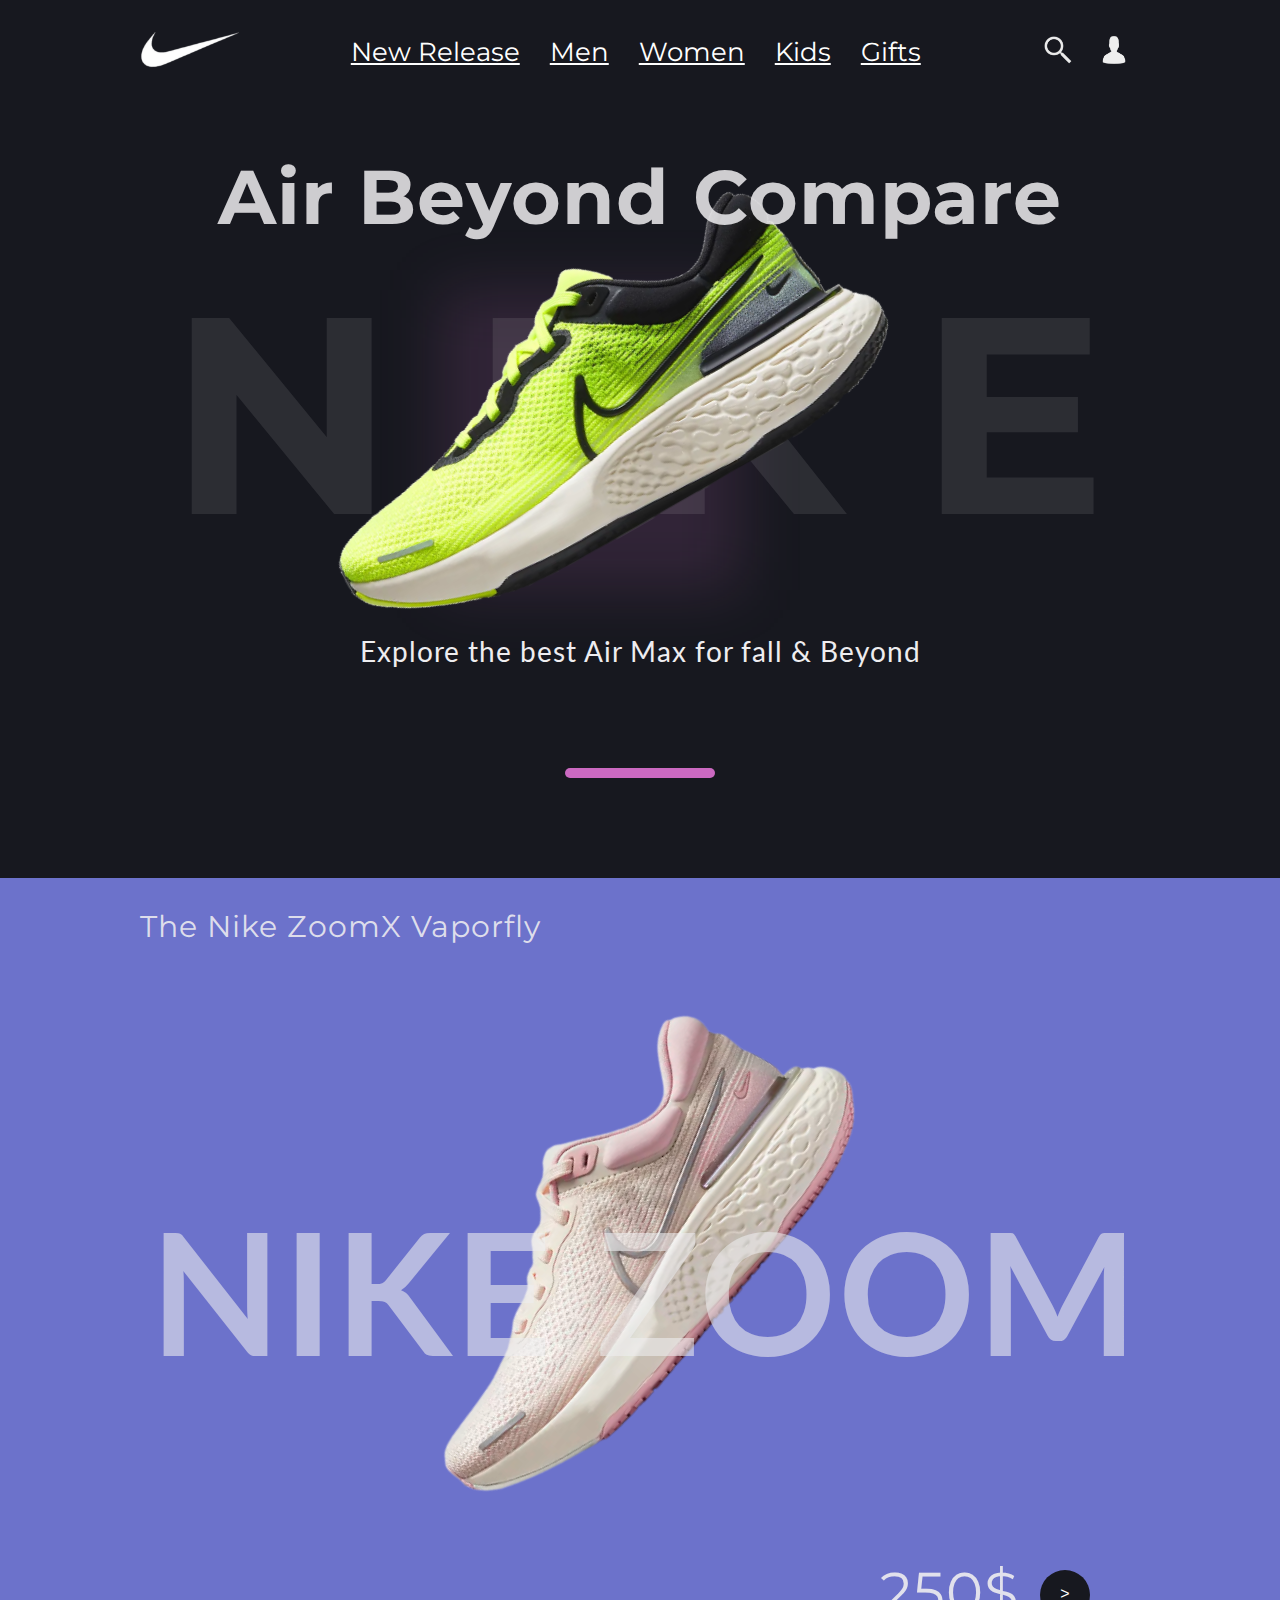
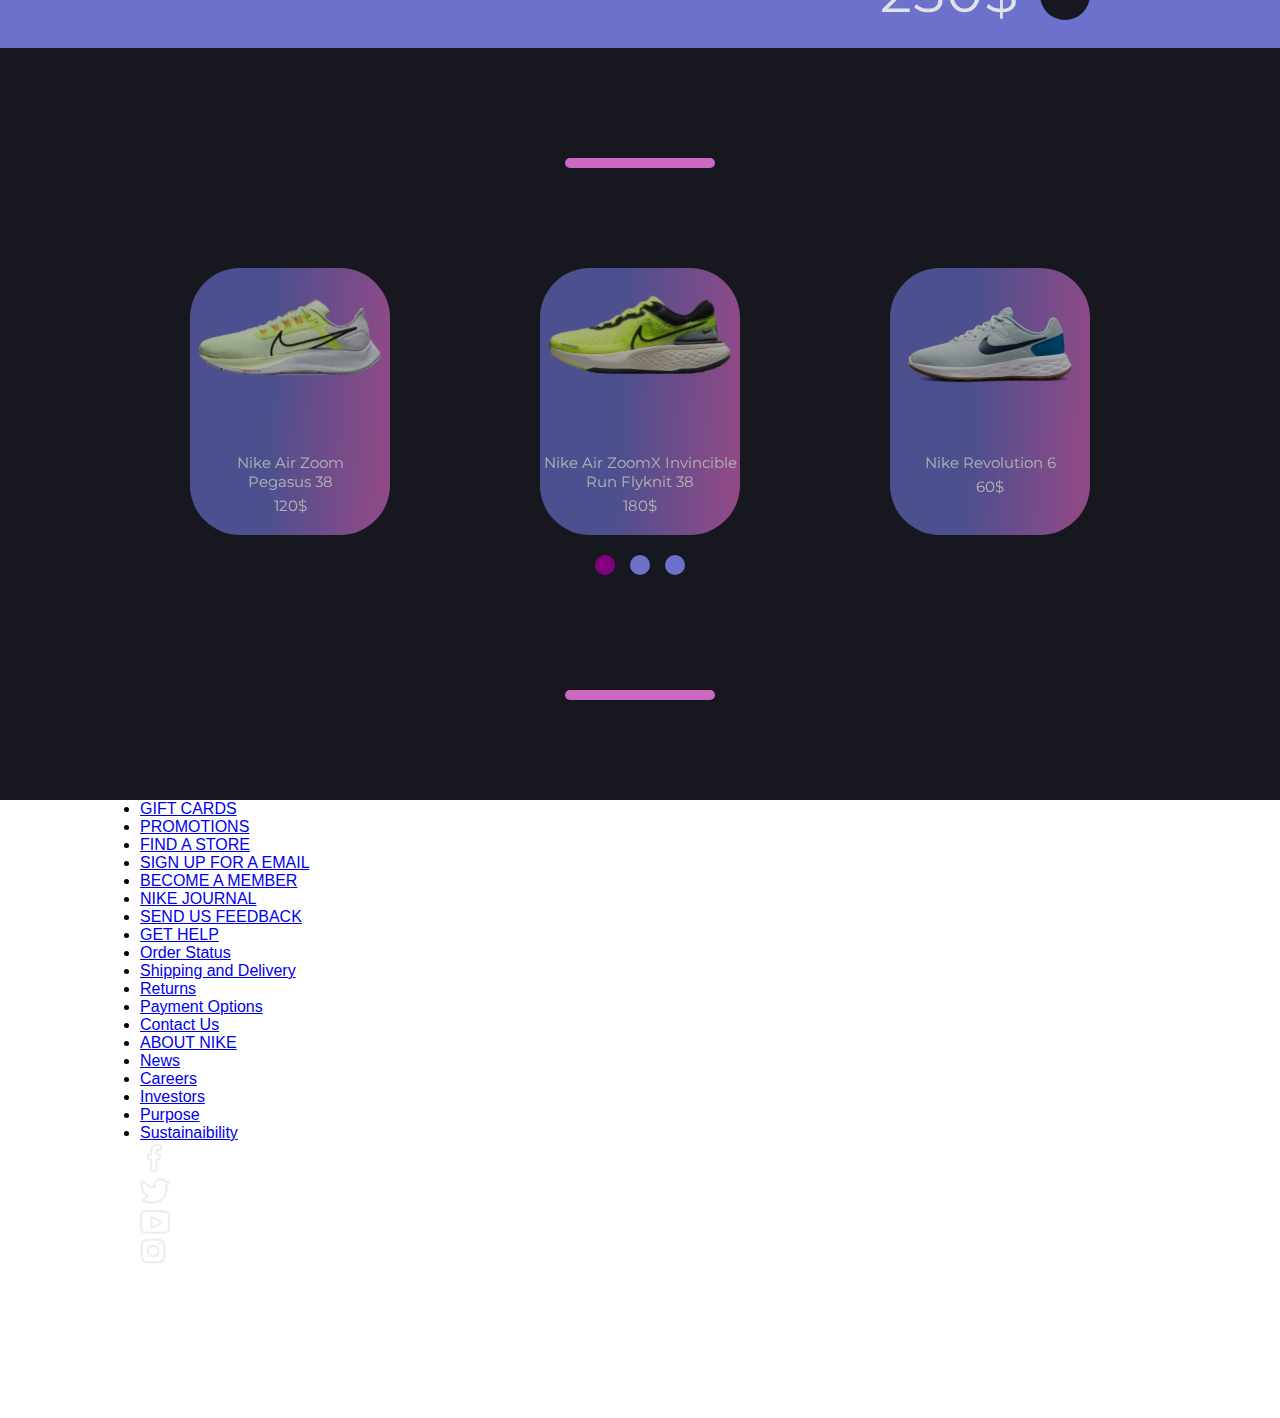
<file: index.html>
<!DOCTYPE html>
<html lang="en">
<head>
    <meta charset="UTF-8">
    <meta http-equiv="X-UA-Compatible" content="IE=edge">
    <meta name="viewport" content="width=device-width, initial-scale=1.0">
    <link rel="stylesheet" href="./styles/global.css">
    <link rel="stylesheet" href="./styles/header.css">
    <title>NIKE</title>
</head>
<body>
   <header>
        <div class="container" id="menu" >  <!--Header-->
          <a href="#">
            <img src="img/Nikelogo.png" alt="nike">
          </a>

          <ul>
            <li><a href="#">New Release</a></li>
            <li><a href="../pages/men.html">Men</a></li>
            <li><a href="#">Women</a></li>
            <li><a href="#">Kids</a></li>
            <li><a href="#">Gifts</a></li>
          </ul>
          
          <div id="icons-menu">
            <a href="#">
              <img src="img/Search.png" alt="">
              <img src="img/Profile.png" alt="">
            </a>
          </div>
        </div>
   </header>

   <section id="s1" >
         <div class="container" id="container-1" >  <!--Section1-->
           <h1>Air Beyond Compare</h1>
           
           <div id="background-tns" ></div>          

           <img src="img/TN-1.svg" alt="TÊNIS 1">

           <span>NIKE</span>

           <P>Explore the best Air Max for fall & Beyond</P>
            
           <div class="line" ></div>
         </div>
   </section>
     
   <section id="s2" >
         <div class="container" id="container-2" >  <!--Section2-->
           <p>The Nike ZoomX Vaporfly</p> 

           <img src="img/tn-2.svg" alt="TÊNIS 2"> 
           
           <h1>NIKE ZOOM</h1> 
           
           <span>250$</span> 
           
           <div id="balls-dec" >&gt;</div> 
         </div>
   </section>

   <section id="s3" >
         <div class="container" id="container-3" >  <!--Section3-->
            
           <div class="line" ></div>

           <div id="container-box" >

             <div class="box" >
               <img src="img/Nike-tn1.svg" alt="tênis-1">
               <p>Nike Air Zoom <br> Pegasus 38</p>
               <p>120$</p>               
             </div>

             <div class="box" >
              <img src="img/Nike-tn2.svg" alt="tênis-2">
              <p>Nike Air ZoomX Invincible <br> Run Flyknit 38</p>
              <p>180$</p>               
            </div>

            <div class="box" >
              <img src="img/RNG6.png" alt="tênis-3">
              <p>Nike Revolution 6</p>
              <p>60$</p>               
            </div>

           </div>

           <div id="mini-balls">
              <div class="balls active" ></div>
              <div class="balls" ></div>
              <div class="balls" ></div>             
           </div>

           <div class="line" ></div>

         </div>            
   </section>

   <footer>
        <div class="container" id="container-4" > <!--Footer-->
           
          <div id="footercontent" >

            <ul>
              <li><a class="font-sans" href="#">GIFT CARDS</a></li>
              <li><a class="font-sans" href="#">PROMOTIONS</a></li>
              <li><a class="font-sans" href="#">FIND A STORE</a></li>
              <li><a class="font-sans" href="#">SIGN UP FOR A EMAIL</a></li>
              <li><a class="font-sans" href="#">BECOME A MEMBER</a></li>
              <li><a class="font-sans" href="#">NIKE JOURNAL</a></li>
              <li><a class="font-sans" href="#">SEND US FEEDBACK</a></li>
            </ul>

            <ul>
              <li><a class="font-sans" href="#">GET HELP</a></li>
              <li><a class="font-lato" href="#">Order Status</a></li>
              <li><a class="font-lato" href="#">Shipping and Delivery</a></li>
              <li><a class="font-lato" href="#">Returns</a></li>
              <li><a class="font-lato" href="#">Payment Options</a></li>
              <li><a class="font-lato" href="#">Contact Us</a></li>
            </ul>

            <ul>
              <li><a class="font-sans" href="#">ABOUT NIKE</a></li>
              <li><a class="font-lato" href="#">News</a></li>
              <li><a class="font-lato" href="#">Careers</a></li>
              <li><a class="font-lato" href="#">Investors</a></li>
              <li><a class="font-lato" href="#">Purpose</a></li>
              <li><a class="font-lato" href="#">Sustainaibility</a></li>
            </ul>

            <div id="media" >

              <div class="social" >
                <a href="#">
                  <img src="img/face.png" alt=""> 
                </a>
              </div>

              <div class="social" >
                <a href="#">
                 <img src="img/twiter.png" alt="">
                </a>  
              </div>
  
              <div class="social" >
                <a href="#">
                 <img src="img/Youtube.png" alt="">
                </a>  
              </div>
  
              <div class="social" >
                <a href="#">
                 <img src="img/insta.png" alt="">    
                </a>  
              </div>
            
            </div>  

          </div>

          </div>

        </div>        
   </footer>     
</body>
</html>
</file>
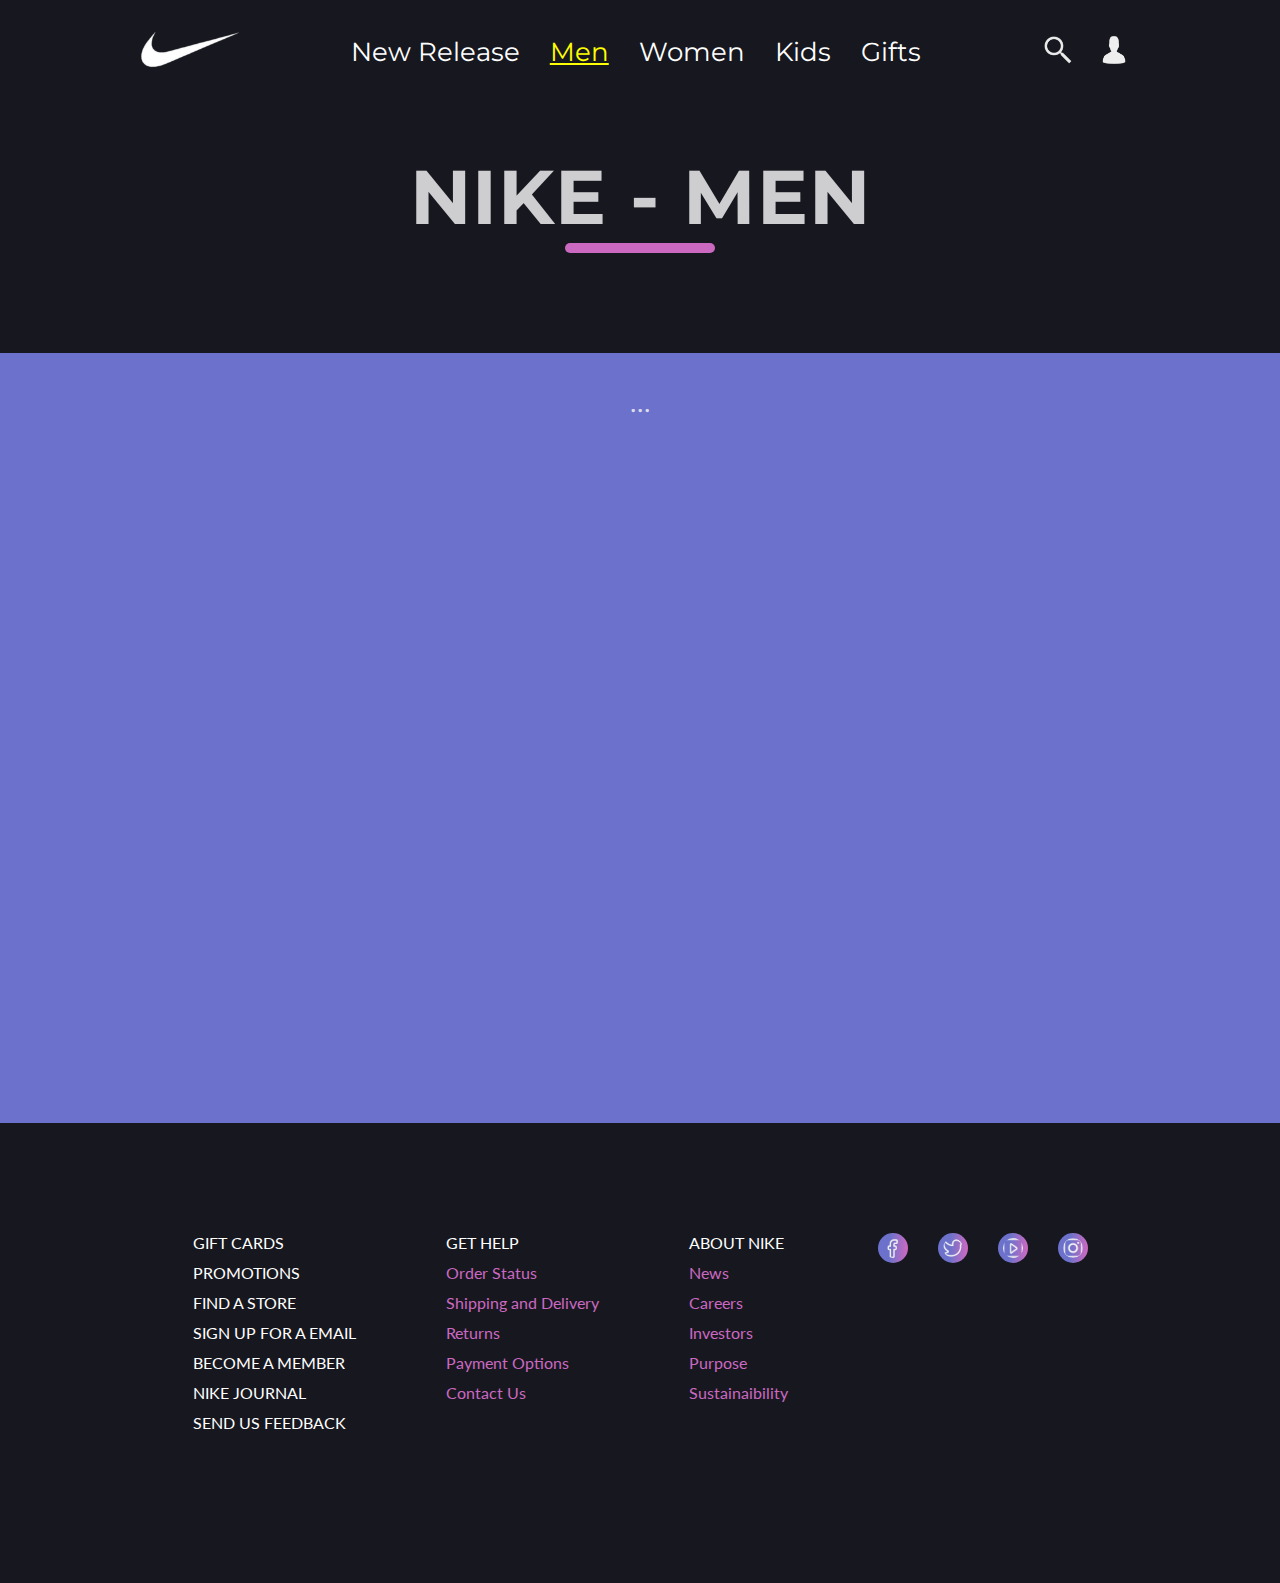
<file: pages/men.html>
<!DOCTYPE html>
<html lang="en">
<head>
    <meta charset="UTF-8">
    <meta http-equiv="X-UA-Compatible" content="IE=edge">
    <meta name="viewport" content="width=device-width, initial-scale=1.0">
    <link rel="stylesheet" href="../styles/global.css">
    <link rel="stylesheet" href="../styles/header.css">
    <link rel="stylesheet" href="../styles/footer.css">
    <link rel="stylesheet" href="../styles/men.css">
    <title>NIKE - MEN</title>
</head>
<body>
   <header>
        <div class="container" id="menu" >  <!--Header-->
          <a href="#">
            <img src="../img/Nikelogo.png" alt="nike">
          </a>

          <ul>
            <li>
              <a class="route-inactive" href="../index.html">New Release</a>
            </li>

            <li>
              <a class="route-active" href="#">Men</a>
            </li>

            <li>
              <a class="route-inactive" href="#">Women</a>
            </li>

            <li>
              <a class="route-inactive" href="#">Kids</a>
            </li>

            <li>
              <a class="route-inactive" href="#">Gifts</a>
            </li>
          </ul>
          
          <div id="icons-menu">
            <a href="#">
              <img src="../img/Search.png" alt="">
              <img src="../img/Profile.png" alt="">
            </a>
          </div>
        </div>
   </header>

   <section id="s1" >
         <div class="container" id="container-1" >  <!--Section1-->
           <h1>NIKE - MEN</h1>
           <div class="line"></div>
         </div>
   </section>
     
   <section id="s2" >
         <div class="container" id="container-2" >  <!--Section2-->
           <div>
                <p class="text">...</p>
           </div>
         </div>
   </section>

   <section id="s3" >
        <div class="container" id="container-3" >  <!--Section3-->
        </div>
   </section>

   <footer>
        <div class="container" id="container-4" > <!--Footer-->
           
          <div id="footercontent" >

            <ul>
              <li><a class="font-sans" href="#">GIFT CARDS</a></li>
              <li><a class="font-sans" href="#">PROMOTIONS</a></li>
              <li><a class="font-sans" href="#">FIND A STORE</a></li>
              <li><a class="font-sans" href="#">SIGN UP FOR A EMAIL</a></li>
              <li><a class="font-sans" href="#">BECOME A MEMBER</a></li>
              <li><a class="font-sans" href="#">NIKE JOURNAL</a></li>
              <li><a class="font-sans" href="#">SEND US FEEDBACK</a></li>
            </ul>

            <ul>
              <li><a class="font-sans" href="#">GET HELP</a></li>
              <li><a class="font-lato" href="#">Order Status</a></li>
              <li><a class="font-lato" href="#">Shipping and Delivery</a></li>
              <li><a class="font-lato" href="#">Returns</a></li>
              <li><a class="font-lato" href="#">Payment Options</a></li>
              <li><a class="font-lato" href="#">Contact Us</a></li>
            </ul>

            <ul>
              <li><a class="font-sans" href="#">ABOUT NIKE</a></li>
              <li><a class="font-lato" href="#">News</a></li>
              <li><a class="font-lato" href="#">Careers</a></li>
              <li><a class="font-lato" href="#">Investors</a></li>
              <li><a class="font-lato" href="#">Purpose</a></li>
              <li><a class="font-lato" href="#">Sustainaibility</a></li>
            </ul>

            <div id="media" >

              <div class="social" >
                <a href="#">
                  <img src="../img/face.png" alt=""> 
                </a>
              </div>

              <div class="social" >
                <a href="#">
                 <img src="../img/twiter.png" alt="">
                </a>  
              </div>
  
              <div class="social" >
                <a href="#">
                 <img src="../img/Youtube.png" alt="">
                </a>  
              </div>
  
              <div class="social" >
                <a href="#">
                 <img src="../img/insta.png" alt="">    
                </a>  
              </div>
            
            </div>  

          </div>

          </div>

        </div>        
   </footer>     
</body>
</html>
</file>
<file: styles/global.css>
@import url("https://fonts.googleapis.com/css2?family=Lato&family=Montserrat&family=Open+Sans&display=swap");

@keyframes movie-tn {
  from {
    transform: rotate(30deg);
  }
  to {
    transform: rotate(0deg);
  }
}

* {
  padding: 0;
  margin: 0;
  box-sizing: border-box;
  font-family: Arial, Helvetica, sans-serif;
}

:root {
  --fontMontserrat: "Montserrat", sans-serif;
  --fontLato: "Lato", sans-serif;
  --fontOpensans: "Lato", sans-serif;
}

header {
  background: #17181f;
  height: 100px;
}

.container {
  width: 1000px;
  margin: 0 auto;
}

/* First Section */

#s1 {
  background-color: #17181f;
}

#container-1 {
  position: relative;
  display: flex;
  justify-content: center;
  flex-direction: column;
  align-items: center;
}

#container-1 h1 {
  font-size: 76px;
  color: rgba(238, 237, 240, 0.85);
  text-align: center;
  letter-spacing: 1px;
  padding-top: 50px;
  position: relative;
  z-index: 2;
  font-family: var(--fontMontserrat);
}

#container-1 img {
  position: absolute;
  top: -110px;
  right: 170px;
  z-index: 1;
  animation: movie-tn 1s;
}

#background-tns {
  background: rgba(203, 105, 193, 0.15);
  filter: blur(30px);
  width: 300px;
  height: 300px;
  position: absolute;
  top: 190px;
  right: 400px;
}

#container-1 span {
  display: inline-block;
  font-size: 280px;
  text-align: center;
  letter-spacing: 75px;
  color: rgba(238, 237, 240, 0.1);
  font-weight: bold;
  position: relative;
  left: 35px;
  z-index: 0;
  font-family: var(--fontMontserrat);
}

#container-1 p {
  font-size: 28px;
  letter-spacing: 1px;
  color: #eeedf0;
  margin-top: 50px;
  padding-bottom: 100px;
  font-family: var(--fontLato);
}

.line {
  width: 150px;
  height: 10px;
  background: #cb69c1;
  border-radius: 25px;
  margin-bottom: 100px;
}

/* Second Section*/

#s2 {
  background-color: #6c72cb;
  height: 770px;
}

#container-2 p {
  padding-top: 30px;
  font-size: 30px;
  font-family: var(--fontMontserrat);
  letter-spacing: 1px;
  color: rgba(238, 237, 240, 0.9);
}

#container-2 img {
  position: relative;
  z-index: 1;
  left: 75px;
}

#container-2 h1 {
  font-size: 170px;
  font-family: var(--fontLato);
  letter-spacing: 2px;
  position: relative;
  z-index: 2;
  left: 10px;
  bottom: 400px;
  color: rgba(238, 237, 240, 0.58);
}

#container-2 span {
  color: rgba(238, 237, 240, 0.9);
  font-size: 56px;
  letter-spacing: 1px;
  position: relative;
  left: 740px;
  bottom: 234px;
  font-family: var(--fontMontserrat);
}
#container-2 div#balls-dec {
  background: #17181f;
  color: white;
  position: relative;
  left: 900px;
  bottom: 290px;
  text-align: center;
  padding-top: 15px;
  border-radius: 50px;
  width: 50px;
  height: 50px;
}

/* Third Section */

#s3 {
  background: #17181f;
}

#container-3 {
  display: flex;
  align-items: center;
  flex-direction: column;
  padding-top: 110px;
}

#container-box {
  display: flex;
  gap: 150px;
}

#container-4 {
  padding-bottom: 150px;
}

.box {
  background: rgb(203, 105, 193);
  background: linear-gradient(
    273deg,
    rgba(203, 105, 193, 1) 5%,
    rgba(108, 114, 203, 1) 60%
  );
  text-align: center;
  border-radius: 50px;
  display: flex;
  flex-direction: column;
  gap: 5px;
  transition: 500ms;
  filter: brightness(0.7);
  cursor: pointer;
}

.box:hover {
  transform: scale(1.1);
  filter: brightness(1);
}

.box p {
  position: relative;
  top: -20px;
  font-size: 15px;
  color: white;
  font-family: var(--fontMontserrat);
}

.box img {
  width: 200px;
  height: 200px;
  position: relative;
  top: -40px;
}

#mini-balls {
  display: flex;
  gap: 15px;
  padding-top: 20px;
  padding-bottom: 115px;
}

.balls {
  height: 20px;
  width: 20px;
  background: #6c72cb;
  border-radius: 20px;
}

.active {
  background-color: purple;
}
</file>
<file: styles/header.css>
/* Header Page */

#menu {
    display: flex;
    justify-content: space-between;
    align-items: center;
}

#menu img {
    width: 100px;
    height: 100px;
    position: relative;
    z-index: 3;
}

#menu ul {
    display: flex;
    align-items: center;
    list-style: none;
    gap: 30px;
    position: relative;
    z-index: 3;
}

#menu ul li a {
    /* text-decoration: none; */
    color: white;
    font-size: 26px;
    line-height: 32px;
    font-family: var(--fontMontserrat);
}

#menu ul li .route-active {
    color: yellow;
}

#menu ul li .route-inactive {
    text-decoration: none;
}

#icons-menu img {
    width: 32px;
    height: 32px;
    margin: 10px;
}

#icons-menu a {
    text-decoration: none;
}
</file>
<file: styles/footer.css>
/* Footer Page */

footer {
    background-color: #17181f;
}

#footercontent {
    display: flex;
    justify-content: center;
    gap: 90px;
}

#footercontent ul {
    list-style: none;
    display: flex;
    flex-direction: column;
    gap: 10px;
}

#footercontent ul li a {
    text-decoration: none;
}

.font-sans {
    font-family: var(--fontOpensans);
    color: white;
}

.font-lato {
    font-family: var(--fontLato);
    color: #cb69c1;
}

#media {
    display: flex;
    justify-content: center;
    gap: 30px;
}

.social img {
    background: rgb(203, 105, 193);
    background: linear-gradient(273deg,
            rgba(203, 105, 193, 1) 5%,
            rgba(108, 114, 203, 1) 60%);
    border-radius: 100%;
    padding: 5px;
    width: 30px;
    height: 30px;
}
</file>
<file: styles/men.css>
.text {
    text-align: center;
}
</file>
